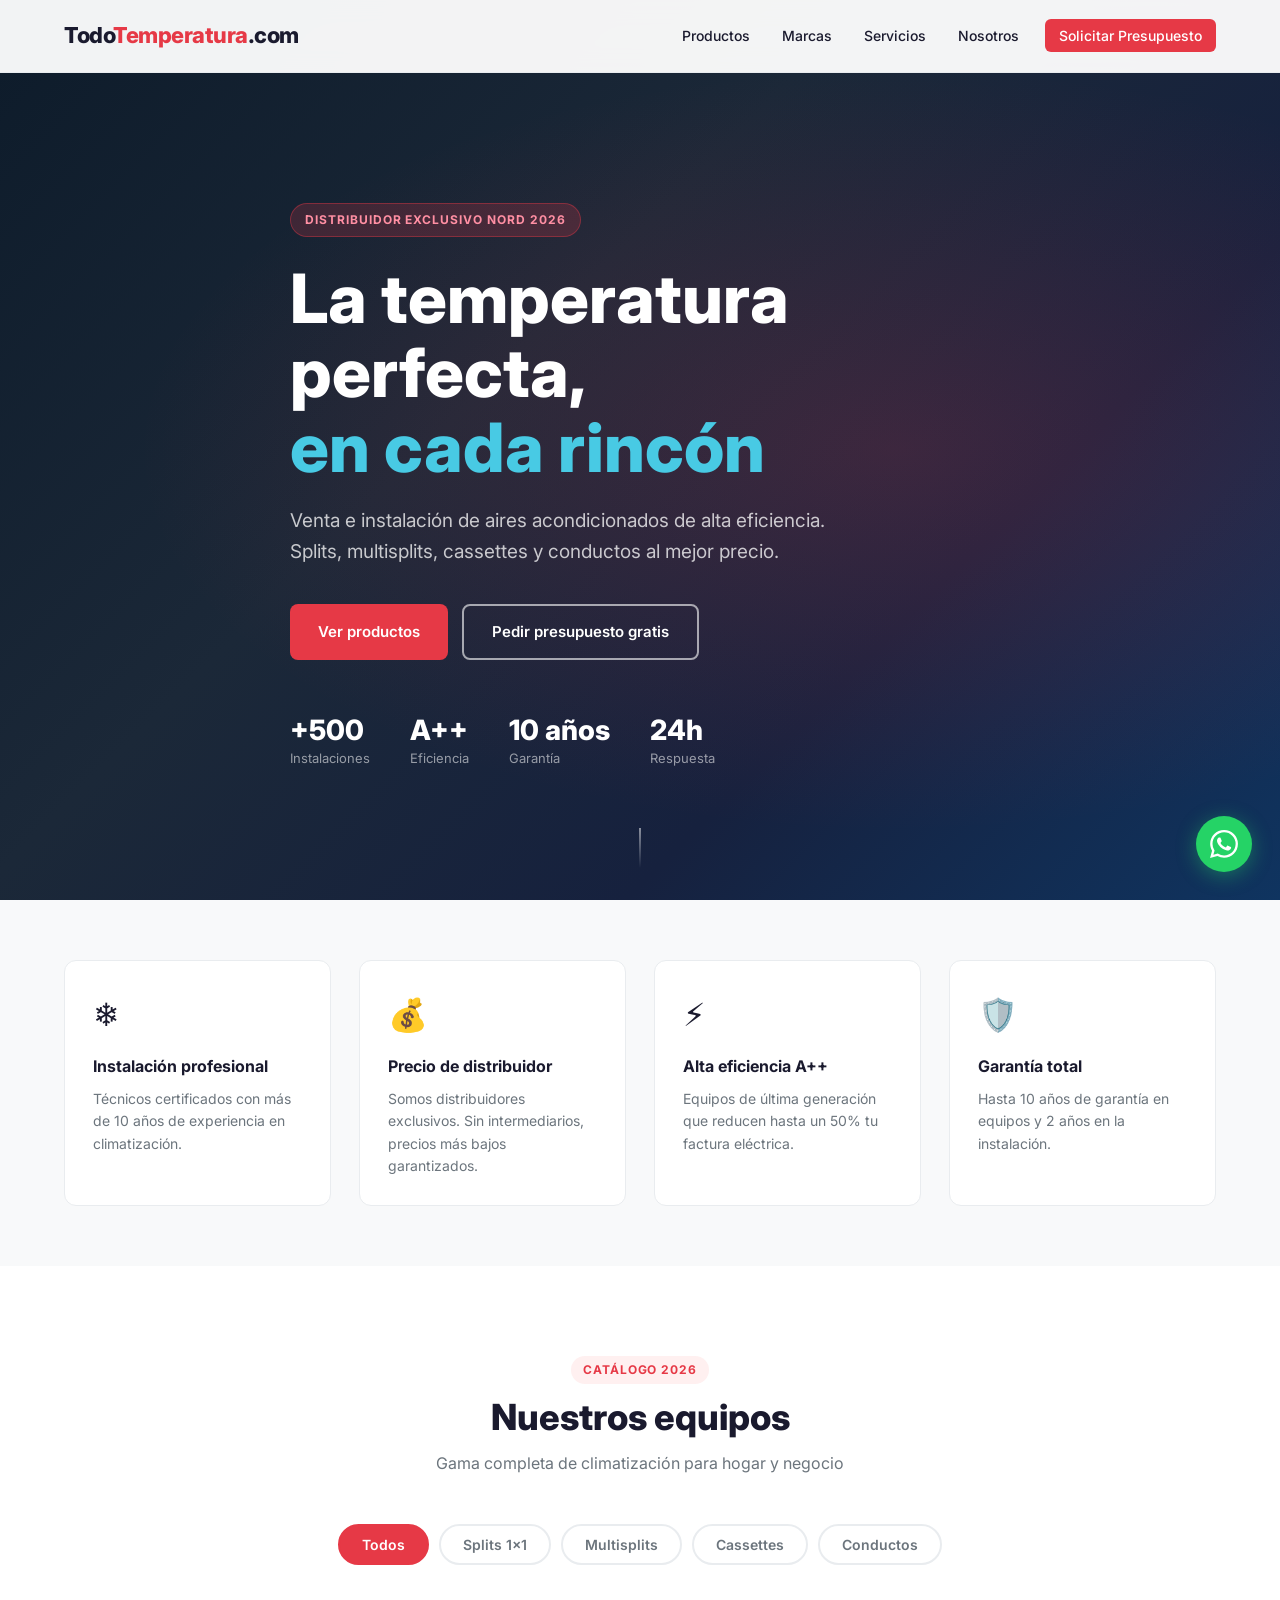
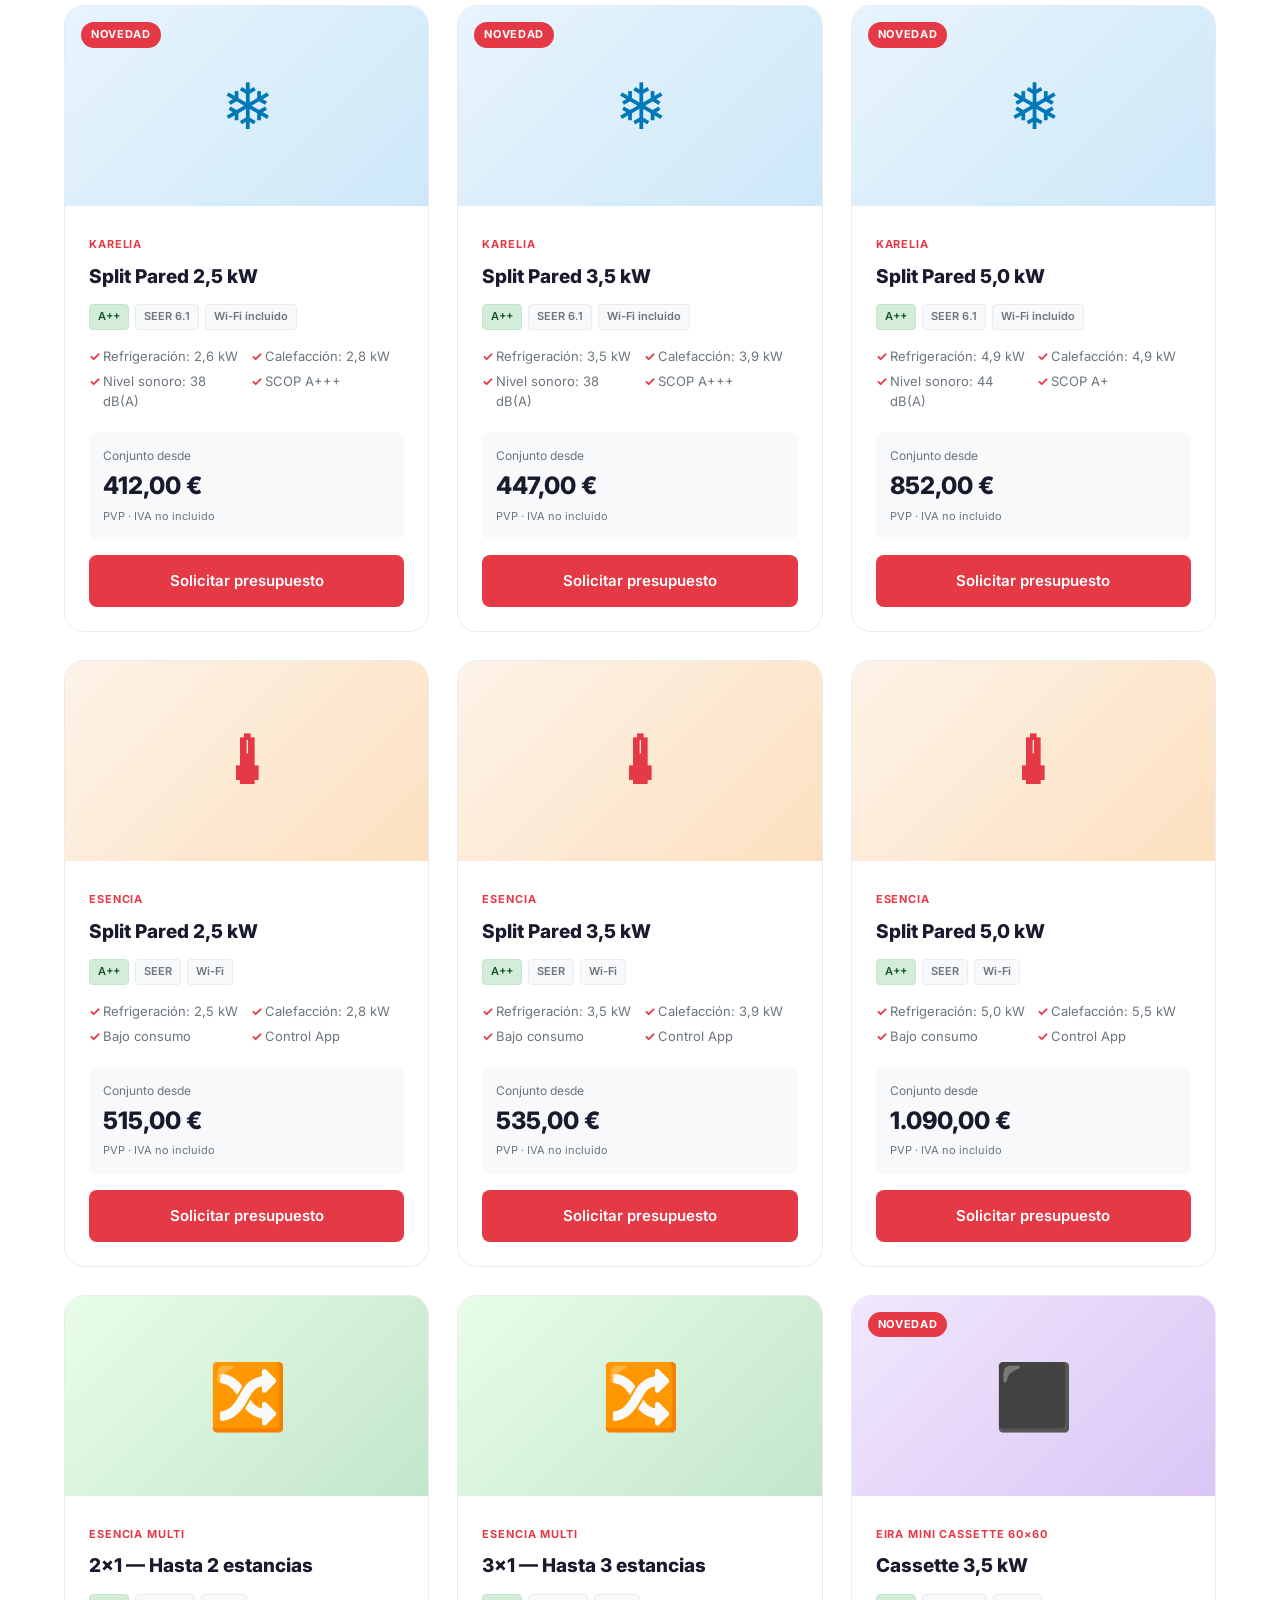
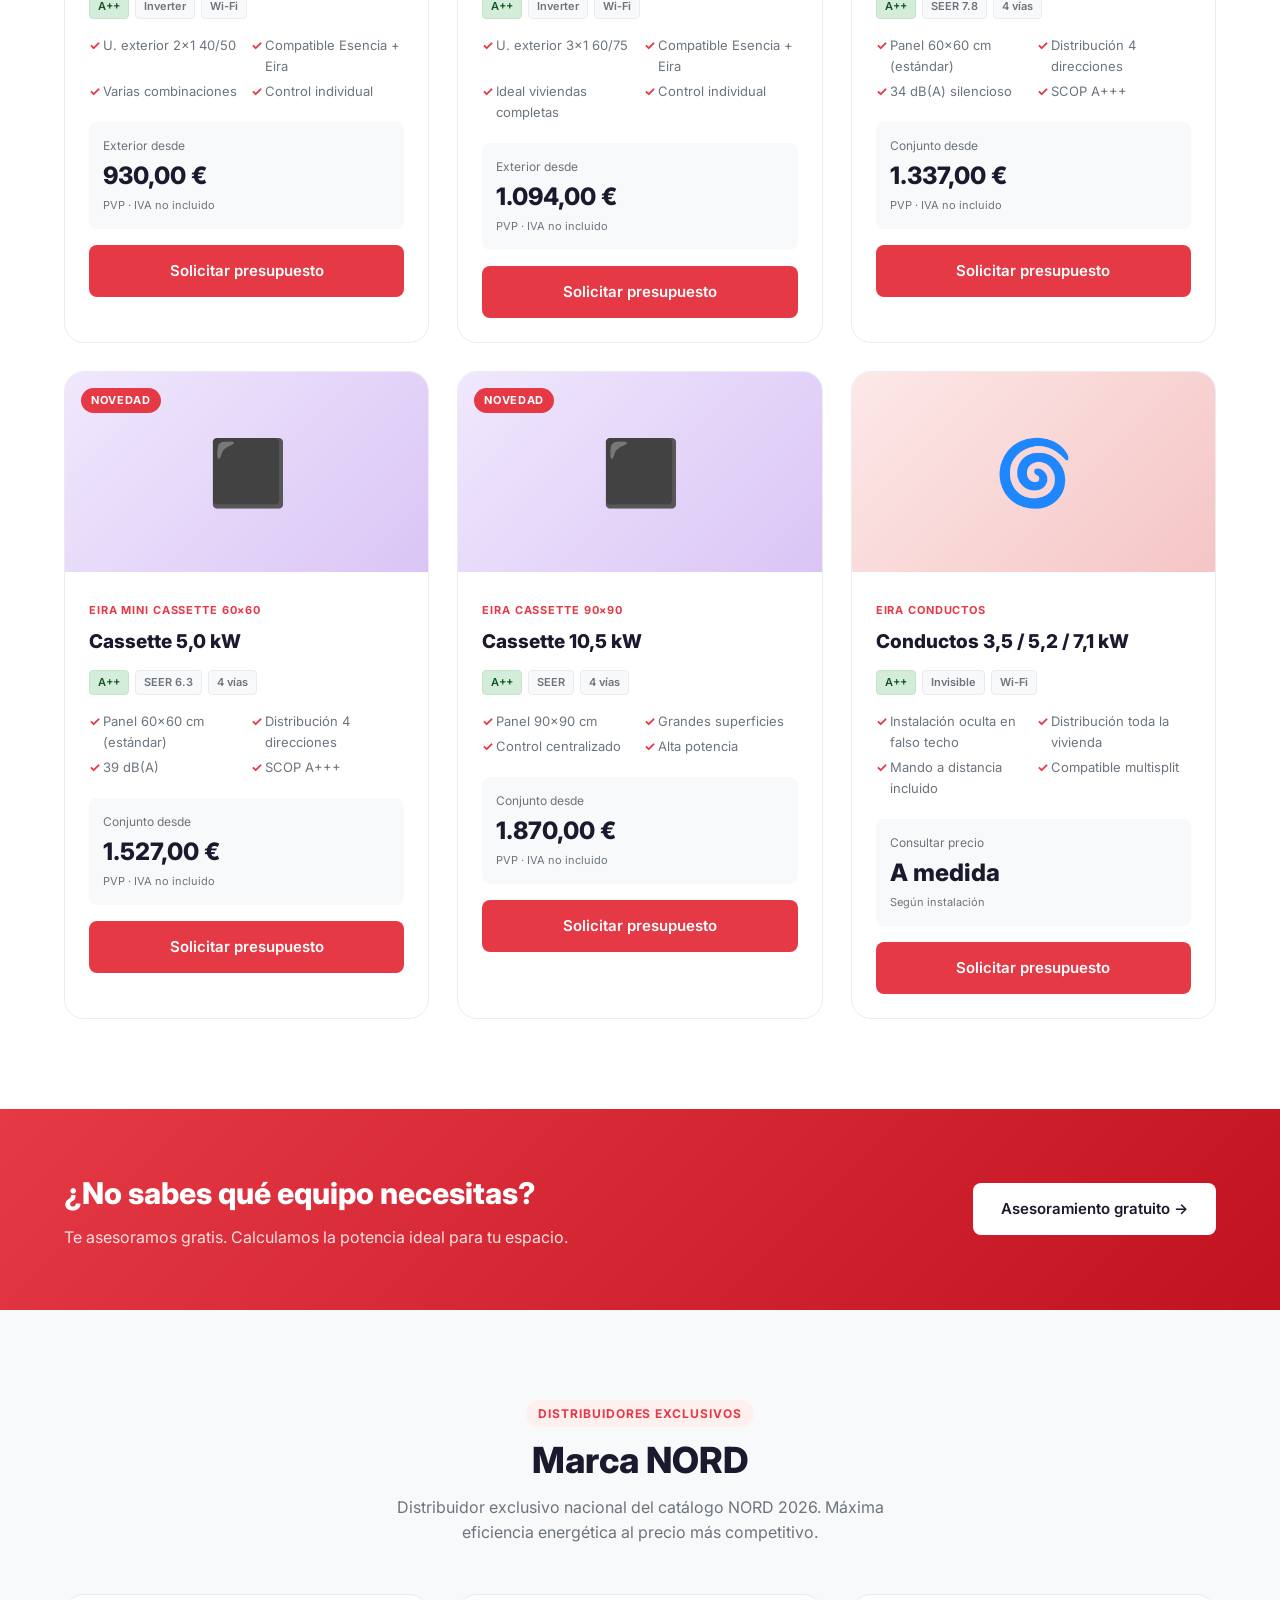
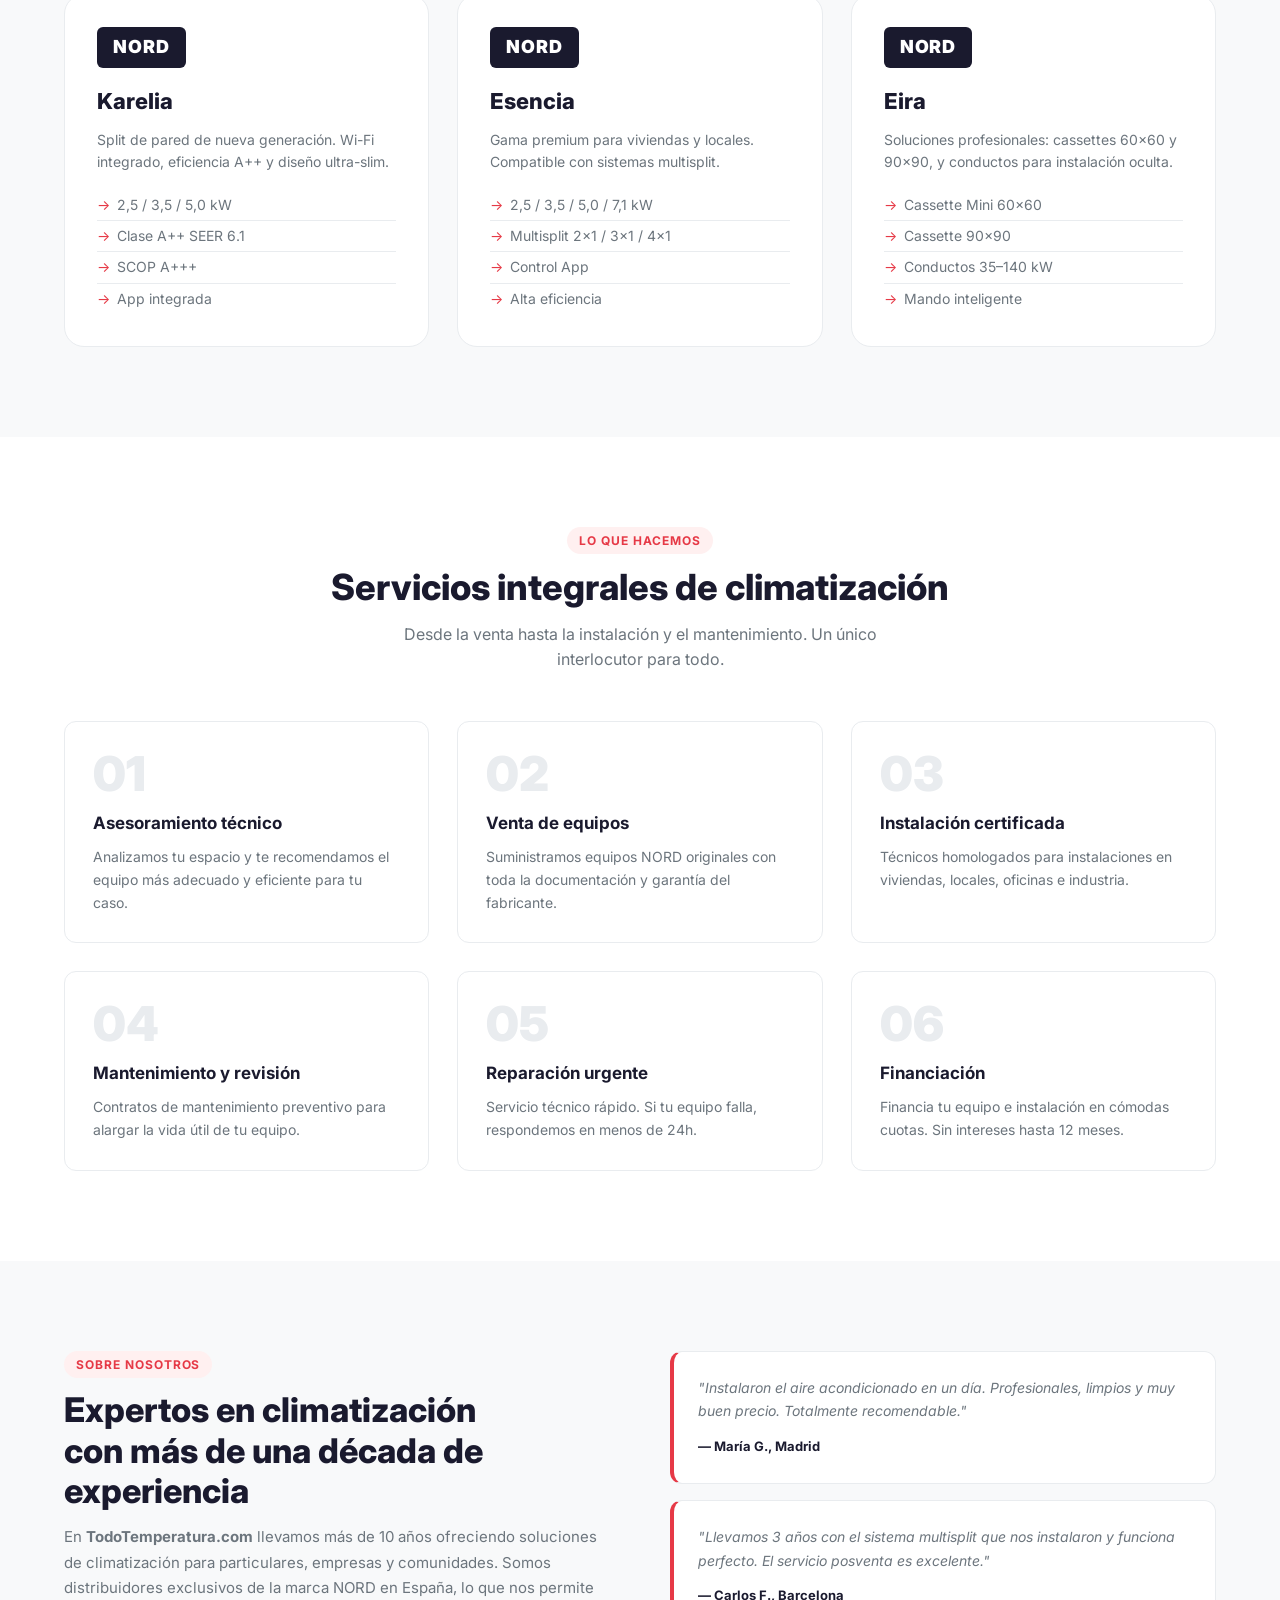
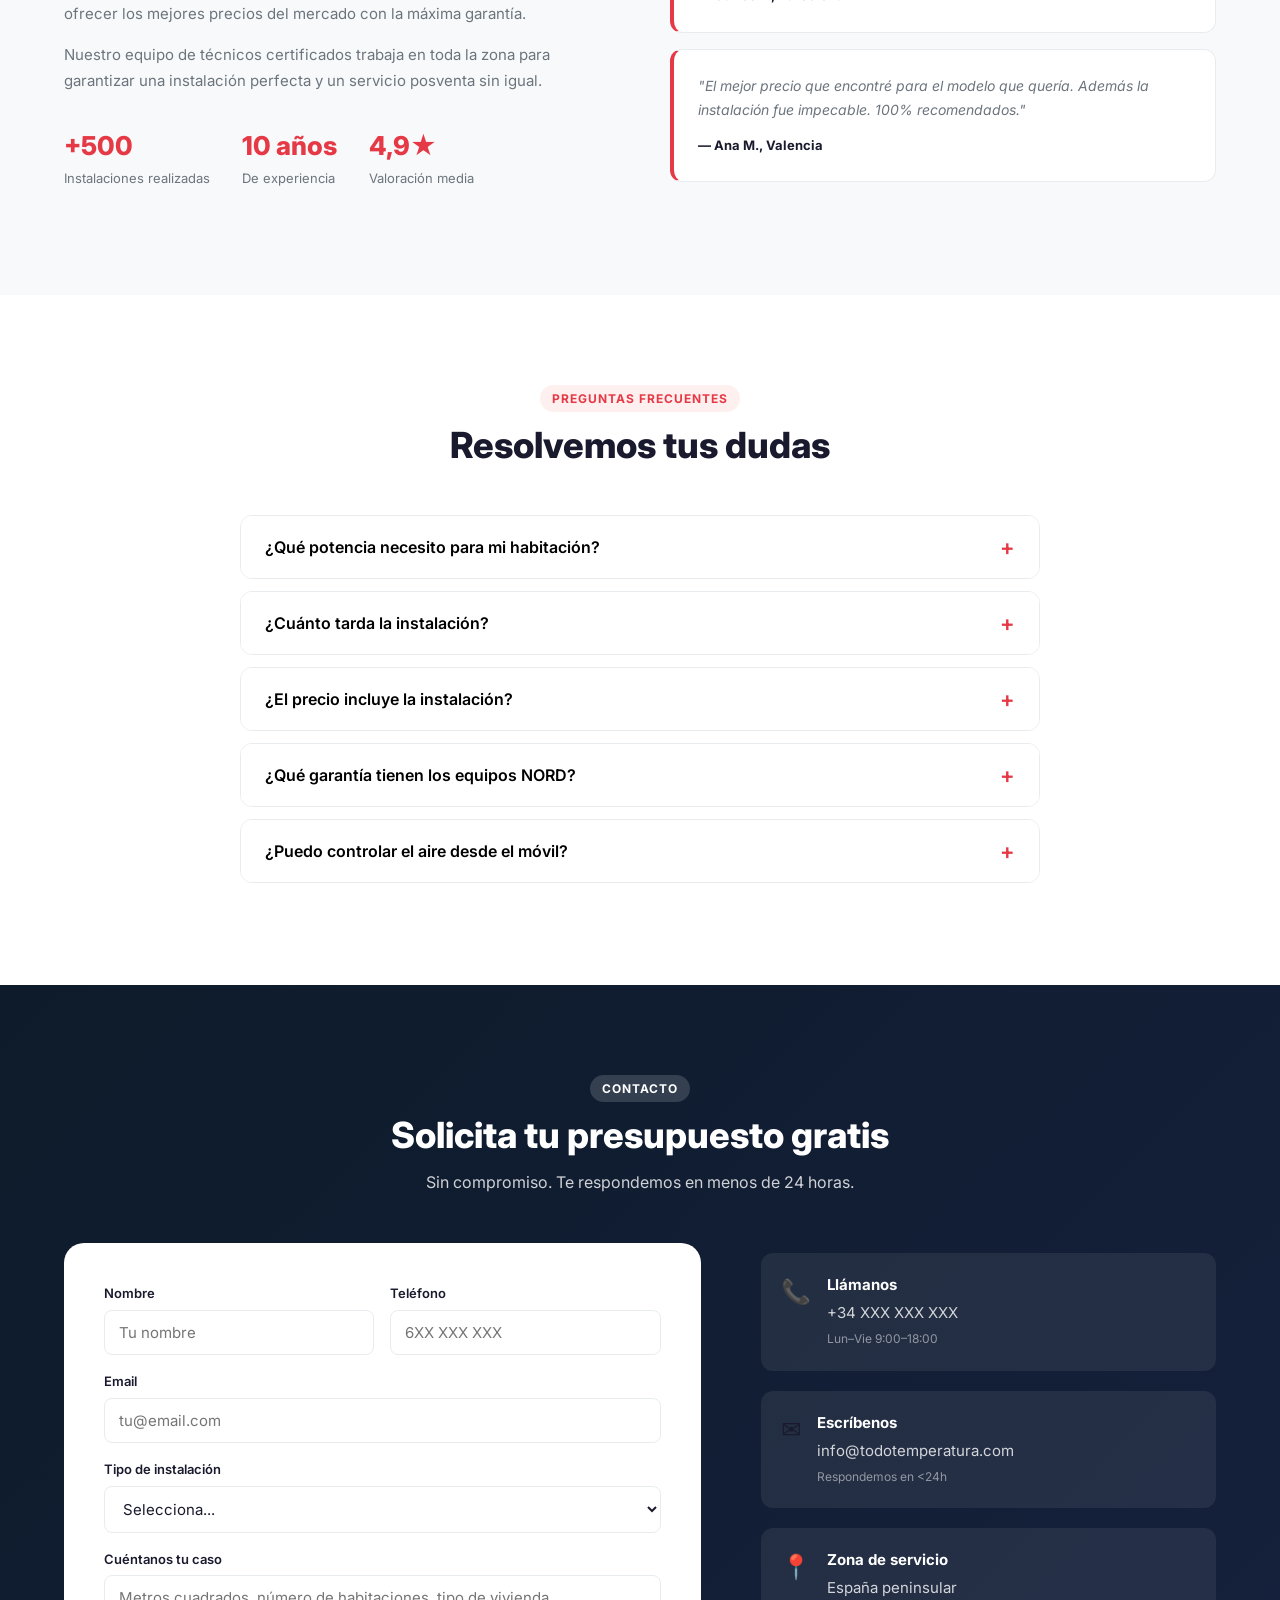
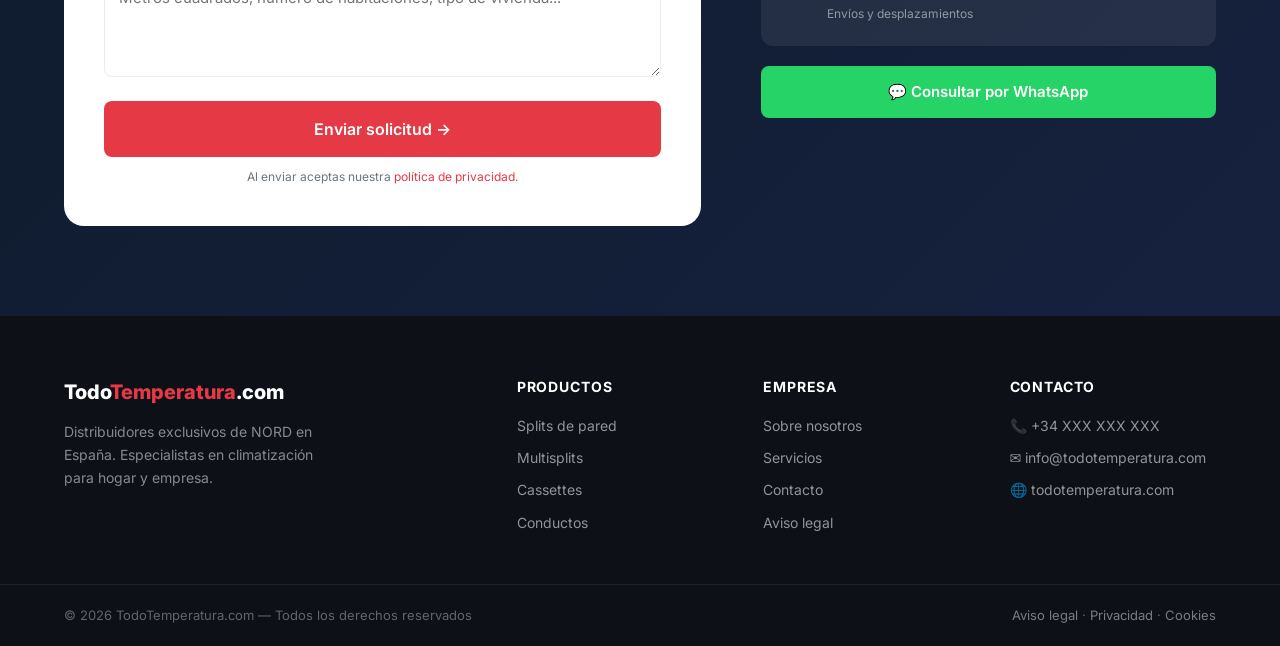
<file: todotemperatura.html>
<!DOCTYPE html>
<html lang="es">
<head>
  <meta charset="UTF-8" />
  <meta name="viewport" content="width=device-width, initial-scale=1.0" />
  <title>TodoTemperatura.com | Aire Acondicionado y Climatización</title>
  <meta name="description" content="Especialistas en aire acondicionado, climatización y calefacción. Venta e instalación de splits, multisplits y sistemas de conductos. Precios directos de distribuidor." />
  <link rel="preconnect" href="https://fonts.googleapis.com" />
  <link rel="preconnect" href="https://fonts.gstatic.com" crossorigin />
  <link href="https://fonts.googleapis.com/css2?family=Inter:wght@300;400;500;600;700;800&display=swap" rel="stylesheet" />
<style>
/* ===== RESET & BASE ===== */
*, *::before, *::after { box-sizing: border-box; margin: 0; padding: 0; }
html { scroll-behavior: smooth; font-size: 16px; }
body { font-family: 'Inter', system-ui, sans-serif; color: #1a1a2e; background: #fff; line-height: 1.6; }
img { max-width: 100%; display: block; }
a { text-decoration: none; color: inherit; }
ul { list-style: none; }
button { cursor: pointer; border: none; background: none; font-family: inherit; }

/* ===== VARIABLES ===== */
:root {
  --primary: #e63946;
  --primary-dark: #c1121f;
  --secondary: #0077b6;
  --accent: #48cae4;
  --dark: #1a1a2e;
  --gray: #6c757d;
  --light: #f8f9fa;
  --border: #e9ecef;
  --shadow: 0 4px 24px rgba(0,0,0,.08);
  --shadow-lg: 0 8px 40px rgba(0,0,0,.12);
  --radius: 12px;
  --radius-lg: 20px;
  --container: 1200px;
}

/* ===== CONTAINER ===== */
.container { max-width: var(--container); margin: 0 auto; padding: 0 24px; }

/* ===== BUTTONS ===== */
.btn {
  display: inline-flex; align-items: center; justify-content: center;
  padding: 14px 28px; border-radius: 8px; font-weight: 600; font-size: 15px;
  transition: all .2s; gap: 8px; white-space: nowrap;
}
.btn--primary { background: var(--primary); color: #fff; }
.btn--primary:hover { background: var(--primary-dark); transform: translateY(-1px); }
.btn--outline { border: 2px solid rgba(255,255,255,.6); color: #fff; }
.btn--outline:hover { background: rgba(255,255,255,.15); }
.btn--white { background: #fff; color: var(--dark); }
.btn--white:hover { background: #f0f0f0; }
.btn--full { width: 100%; }
.btn--lg { padding: 18px 32px; font-size: 16px; }
.btn--whatsapp { background: #25d366; color: #fff; border-radius: 8px; padding: 14px 24px; font-weight: 600; width: 100%; justify-content: center; }
.btn--whatsapp:hover { background: #1da851; }

/* ===== SECTION UTILS ===== */
.section-badge {
  display: inline-block; background: #fff0f0; color: var(--primary);
  font-size: 12px; font-weight: 700; letter-spacing: .08em; text-transform: uppercase;
  padding: 4px 12px; border-radius: 20px; margin-bottom: 12px;
}
.section-badge--light { background: rgba(255,255,255,.15); color: #fff; }
.section-header { text-align: center; margin-bottom: 48px; }
.section-title { font-size: clamp(26px, 4vw, 36px); font-weight: 800; line-height: 1.2; margin-bottom: 12px; }
.section-title--light { color: #fff; }
.section-sub { color: var(--gray); font-size: 16px; max-width: 560px; margin: 0 auto; }
.section-sub--light { color: rgba(255,255,255,.8); }

/* ===== HEADER ===== */
.header {
  position: fixed; top: 0; left: 0; right: 0; z-index: 100;
  background: rgba(255,255,255,.95); backdrop-filter: blur(12px);
  border-bottom: 1px solid var(--border);
  transition: box-shadow .3s;
}
.header.scrolled { box-shadow: var(--shadow); }
.header__inner { display: flex; align-items: center; justify-content: space-between; height: 72px; }
.logo__img { height: 44px; width: auto; }
.logo__text { font-size: 22px; font-weight: 800; color: var(--dark); letter-spacing: -.5px; }
.logo__text span { color: var(--primary); }
.nav__list { display: flex; align-items: center; gap: 4px; }
.nav__link { padding: 8px 14px; border-radius: 6px; font-size: 14px; font-weight: 500; color: var(--dark); transition: all .2s; }
.nav__link:hover { color: var(--primary); background: #fff0f0; }
.nav__link--cta { background: var(--primary); color: #fff; margin-left: 8px; }
.nav__link--cta:hover { background: var(--primary-dark); }
.hamburger { display: none; flex-direction: column; gap: 5px; width: 36px; height: 36px; justify-content: center; align-items: center; }
.hamburger span { display: block; width: 22px; height: 2px; background: var(--dark); border-radius: 2px; transition: all .3s; }

/* ===== HERO ===== */
.hero {
  position: relative; min-height: 100vh; display: flex; align-items: center;
  overflow: hidden; padding-top: 72px;
}
.hero__bg {
  position: absolute; inset: 0;
  background: linear-gradient(135deg, #0d1b2a 0%, #1b2838 40%, #16213e 70%, #0f3460 100%);
}
.hero__bg::after {
  content: ''; position: absolute; inset: 0;
  background: radial-gradient(ellipse at 70% 50%, rgba(230,57,70,.18) 0%, transparent 60%);
}
.hero__content { position: relative; z-index: 1; padding: 80px 0; }
.hero__badge {
  display: inline-block; background: rgba(230,57,70,.2); border: 1px solid rgba(230,57,70,.4);
  color: #ff8fa3; font-size: 12px; font-weight: 700; letter-spacing: .08em;
  text-transform: uppercase; padding: 6px 14px; border-radius: 20px; margin-bottom: 24px;
}
.hero__title {
  font-size: clamp(36px, 6vw, 68px); font-weight: 800; color: #fff; line-height: 1.1;
  margin-bottom: 20px; max-width: 700px;
}
.hero__title span { color: var(--accent); }
.hero__sub { color: rgba(255,255,255,.75); font-size: clamp(16px, 2vw, 19px); margin-bottom: 36px; max-width: 560px; line-height: 1.65; }
.hero__actions { display: flex; gap: 14px; flex-wrap: wrap; margin-bottom: 56px; }
.hero__stats { display: flex; gap: 40px; flex-wrap: wrap; }
.stat { display: flex; flex-direction: column; }
.stat__num { font-size: 28px; font-weight: 800; color: #fff; line-height: 1; }
.stat__label { font-size: 13px; color: rgba(255,255,255,.55); margin-top: 4px; }
.hero__scroll { position: absolute; bottom: 32px; left: 50%; transform: translateX(-50%); }
.hero__scroll span {
  display: block; width: 2px; height: 40px;
  background: linear-gradient(to bottom, rgba(255,255,255,.5), transparent);
  margin: 0 auto;
  animation: scrollAnim 2s ease-in-out infinite;
}
@keyframes scrollAnim { 0%, 100% { opacity: 0.5; transform: scaleY(1); } 50% { opacity: 1; transform: scaleY(1.2); } }

/* ===== VENTAJAS ===== */
.ventajas { padding: 60px 0; background: var(--light); }
.ventajas__grid { display: grid; grid-template-columns: repeat(auto-fit, minmax(220px, 1fr)); gap: 28px; }
.ventaja { background: #fff; border-radius: var(--radius); padding: 28px; border: 1px solid var(--border); transition: box-shadow .2s; }
.ventaja:hover { box-shadow: var(--shadow); }
.ventaja__icon { font-size: 32px; margin-bottom: 14px; }
.ventaja h3 { font-size: 16px; font-weight: 700; margin-bottom: 8px; }
.ventaja p { font-size: 14px; color: var(--gray); line-height: 1.6; }

/* ===== PRODUCTOS ===== */
.productos { padding: 90px 0; }
.filtros { display: flex; gap: 10px; flex-wrap: wrap; justify-content: center; margin-bottom: 40px; }
.filtro {
  padding: 10px 22px; border-radius: 30px; font-size: 14px; font-weight: 600;
  border: 2px solid var(--border); color: var(--gray); transition: all .2s;
}
.filtro:hover, .filtro.active { background: var(--primary); color: #fff; border-color: var(--primary); }
.productos__grid { display: grid; grid-template-columns: repeat(auto-fill, minmax(300px, 1fr)); gap: 28px; }
.producto-card {
  background: #fff; border: 1px solid var(--border); border-radius: var(--radius-lg);
  overflow: hidden; transition: all .25s; position: relative;
}
.producto-card:hover { box-shadow: var(--shadow-lg); transform: translateY(-4px); }
.producto-card.hidden { display: none; }
.producto-card__badge {
  position: absolute; top: 16px; left: 16px; z-index: 1;
  background: var(--primary); color: #fff; font-size: 11px; font-weight: 700;
  padding: 4px 10px; border-radius: 20px; letter-spacing: .06em;
}
.producto-card__img-wrap { height: 200px; display: flex; align-items: center; justify-content: center; overflow: hidden; }
/* Placeholder visuals per category using pure CSS */
.producto-card__img {
  width: 100%; height: 100%; display: flex; align-items: center; justify-content: center;
  font-size: 64px; font-weight: 900; letter-spacing: -2px;
}
.producto-card__img--split   { background: linear-gradient(135deg,#e8f4fd,#cde8f8); color: #0077b6; }
.producto-card__img--split::after   { content: '❄'; }
.producto-card__img--split2  { background: linear-gradient(135deg,#fdf3e8,#fce0c0); color: #e63946; }
.producto-card__img--split2::after  { content: '🌡'; }
.producto-card__img--multi   { background: linear-gradient(135deg,#e8fde8,#c3e6cb); color: #2d6a4f; }
.producto-card__img--multi::after   { content: '🔀'; }
.producto-card__img--cassette{ background: linear-gradient(135deg,#f0e8fd,#dac5f5); color: #6c3fc4; }
.producto-card__img--cassette::after{ content: '⬛'; }
.producto-card__img--conductos{ background: linear-gradient(135deg,#fde8e8,#f5c5c5); color: #c1121f; }
.producto-card__img--conductos::after{ content: '🌀'; }
.producto-card__body { padding: 24px; }
.producto-card__serie { font-size: 11px; font-weight: 700; color: var(--primary); text-transform: uppercase; letter-spacing: .08em; }
.producto-card__name { font-size: 19px; font-weight: 800; margin: 6px 0 12px; }
.producto-card__tags { display: flex; gap: 6px; flex-wrap: wrap; margin-bottom: 16px; }
.tag { font-size: 11px; font-weight: 600; padding: 3px 8px; border-radius: 4px; background: var(--light); color: var(--gray); border: 1px solid var(--border); }
.tag--green { background: #d4edda; color: #155724; border-color: #c3e6cb; }
.producto-card__features { margin-bottom: 20px; display: grid; grid-template-columns: 1fr 1fr; gap: 4px 8px; }
.producto-card__features li { font-size: 13px; color: var(--gray); padding-left: 14px; position: relative; }
.producto-card__features li::before { content: '✓'; position: absolute; left: 0; color: var(--primary); font-weight: 700; }
.producto-card__precio { margin-bottom: 16px; padding: 14px; background: var(--light); border-radius: 8px; }
.precio__desde { display: block; font-size: 12px; color: var(--gray); margin-bottom: 2px; }
.precio__valor { display: block; font-size: 24px; font-weight: 800; color: var(--dark); }
.precio__iva { display: block; font-size: 11px; color: var(--gray); margin-top: 2px; }

/* ===== CTA BAND ===== */
.cta-band { background: linear-gradient(135deg, var(--primary), var(--primary-dark)); padding: 60px 0; }
.cta-band__inner { display: flex; align-items: center; justify-content: space-between; gap: 32px; flex-wrap: wrap; }
.cta-band__text h2 { font-size: clamp(22px, 3vw, 30px); font-weight: 800; color: #fff; margin-bottom: 8px; }
.cta-band__text p { color: rgba(255,255,255,.85); font-size: 16px; }

/* ===== MARCAS ===== */
.marcas { padding: 90px 0; background: var(--light); }
.marcas__cards { display: grid; grid-template-columns: repeat(auto-fit, minmax(280px, 1fr)); gap: 28px; }
.marca-card { background: #fff; border-radius: var(--radius-lg); padding: 32px; border: 1px solid var(--border); transition: box-shadow .2s; }
.marca-card:hover { box-shadow: var(--shadow); }
.marca-card__logo { display: inline-block; background: var(--dark); color: #fff; font-weight: 900; font-size: 18px; padding: 6px 16px; border-radius: 6px; margin-bottom: 16px; letter-spacing: .05em; }
.marca-card h3 { font-size: 22px; font-weight: 800; margin-bottom: 10px; }
.marca-card p { color: var(--gray); font-size: 14px; margin-bottom: 16px; line-height: 1.6; }
.marca-card ul li { font-size: 14px; color: var(--gray); padding: 4px 0 4px 20px; position: relative; border-bottom: 1px solid var(--border); }
.marca-card ul li:last-child { border: none; }
.marca-card ul li::before { content: '→'; position: absolute; left: 0; color: var(--primary); }

/* ===== SERVICIOS ===== */
.servicios { padding: 90px 0; }
.servicios__grid { display: grid; grid-template-columns: repeat(auto-fit, minmax(280px, 1fr)); gap: 28px; }
.servicio { padding: 28px; border-radius: var(--radius); border: 1px solid var(--border); transition: all .2s; position: relative; overflow: hidden; }
.servicio:hover { border-color: var(--primary); box-shadow: var(--shadow); }
.servicio:hover .servicio__num { color: var(--primary); }
.servicio__num { font-size: 48px; font-weight: 900; color: var(--border); line-height: 1; margin-bottom: 12px; transition: color .2s; }
.servicio h3 { font-size: 17px; font-weight: 700; margin-bottom: 8px; }
.servicio p { font-size: 14px; color: var(--gray); line-height: 1.65; }

/* ===== NOSOTROS ===== */
.nosotros { padding: 90px 0; background: var(--light); }
.nosotros__inner { display: grid; grid-template-columns: 1fr 1fr; gap: 60px; align-items: start; }
.nosotros__text .section-badge { margin-bottom: 12px; }
.nosotros__text .section-title { text-align: left; font-size: clamp(24px, 3.5vw, 34px); }
.nosotros__text p { color: var(--gray); margin-bottom: 16px; font-size: 15px; line-height: 1.7; }
.nosotros__nums { display: flex; gap: 32px; margin-top: 32px; }
.nos-num span { display: block; font-size: 26px; font-weight: 800; color: var(--primary); }
.nos-num p { font-size: 13px; color: var(--gray); }
.nosotros__card-wrap { display: flex; flex-direction: column; gap: 16px; }
.nosotros__card { background: #fff; border-radius: var(--radius); padding: 24px; border: 1px solid var(--border); border-left: 4px solid var(--primary); }
.nosotros__card p { color: var(--gray); font-size: 14px; line-height: 1.7; font-style: italic; margin-bottom: 10px; }
.nosotros__card strong { font-size: 13px; color: var(--dark); }

/* ===== FAQ ===== */
.faq { padding: 90px 0; }
.faq__list { max-width: 800px; margin: 0 auto; }
.faq__item { border: 1px solid var(--border); border-radius: var(--radius); margin-bottom: 12px; overflow: hidden; }
.faq__q {
  width: 100%; text-align: left; padding: 20px 24px; font-size: 16px; font-weight: 600;
  display: flex; justify-content: space-between; align-items: center; gap: 12px;
  background: #fff; transition: background .2s;
}
.faq__q:hover { background: var(--light); }
.faq__q span { font-size: 22px; color: var(--primary); flex-shrink: 0; transition: transform .3s; line-height: 1; }
.faq__item.open .faq__q span { transform: rotate(45deg); }
.faq__a { display: none; padding: 0 24px 20px; }
.faq__item.open .faq__a { display: block; }
.faq__a p { color: var(--gray); font-size: 15px; line-height: 1.7; }

/* ===== CONTACTO ===== */
.contacto { padding: 90px 0; background: linear-gradient(135deg, #0d1b2a, #16213e); }
.contacto__inner { display: grid; grid-template-columns: 1.4fr 1fr; gap: 60px; align-items: start; }
.contacto__form { background: #fff; border-radius: var(--radius-lg); padding: 40px; }
.form-row { display: grid; grid-template-columns: 1fr 1fr; gap: 16px; }
.form-group { margin-bottom: 16px; }
.form-group label { display: block; font-size: 13px; font-weight: 600; margin-bottom: 6px; color: var(--dark); }
.form-group input, .form-group select, .form-group textarea {
  width: 100%; padding: 12px 14px; border: 1.5px solid var(--border);
  border-radius: 8px; font-size: 15px; font-family: inherit;
  color: var(--dark); background: #fff; transition: border-color .2s; outline: none;
}
.form-group input:focus, .form-group select:focus, .form-group textarea:focus { border-color: var(--primary); }
.form-group textarea { resize: vertical; }
.form__legal { text-align: center; font-size: 12px; color: var(--gray); margin-top: 10px; }
.form__legal a { color: var(--primary); }
.contacto__info { display: flex; flex-direction: column; gap: 20px; padding-top: 10px; }
.info-block { display: flex; align-items: flex-start; gap: 16px; background: rgba(255,255,255,.07); border-radius: var(--radius); padding: 20px; }
.info-block__icon { font-size: 24px; flex-shrink: 0; }
.info-block strong { color: #fff; display: block; font-size: 15px; margin-bottom: 4px; }
.info-block p { color: rgba(255,255,255,.8); font-size: 15px; }
.info-block small { color: rgba(255,255,255,.5); font-size: 12px; }
.info-block--whatsapp { background: none; padding: 0; }

/* ===== FOOTER ===== */
.footer { background: #0d1117; padding: 60px 0 0; }
.footer__inner { display: grid; grid-template-columns: 2fr 1fr 1fr 1fr; gap: 40px; padding-bottom: 40px; }
.footer__brand__name { font-size: 20px; font-weight: 800; color: #fff; margin-bottom: 12px; }
.footer__brand__name span { color: var(--primary); }
.footer__brand p { color: rgba(255,255,255,.5); font-size: 14px; line-height: 1.65; max-width: 280px; }
.footer__links h4 { color: #fff; font-size: 14px; font-weight: 700; margin-bottom: 16px; text-transform: uppercase; letter-spacing: .06em; }
.footer__links ul li { margin-bottom: 10px; }
.footer__links ul li a { color: rgba(255,255,255,.55); font-size: 14px; transition: color .2s; }
.footer__links ul li a:hover { color: var(--accent); }
.footer__links ul li { color: rgba(255,255,255,.55); font-size: 14px; }
.footer__bottom { border-top: 1px solid rgba(255,255,255,.08); padding: 20px 0; }
.footer__bottom .container { display: flex; justify-content: space-between; align-items: center; flex-wrap: wrap; gap: 8px; }
.footer__bottom p { color: rgba(255,255,255,.35); font-size: 13px; }
.footer__bottom a { color: rgba(255,255,255,.45); }
.footer__bottom a:hover { color: var(--accent); }

/* ===== WHATSAPP FLOAT ===== */
.whatsapp-float {
  position: fixed; bottom: 28px; right: 28px; z-index: 99;
  width: 56px; height: 56px; background: #25d366; border-radius: 50%;
  display: flex; align-items: center; justify-content: center;
  box-shadow: 0 4px 20px rgba(37,211,102,.4);
  transition: transform .2s, box-shadow .2s;
  animation: waPulse 2.5s ease-in-out infinite;
}
.whatsapp-float:hover { transform: scale(1.1); box-shadow: 0 6px 28px rgba(37,211,102,.55); animation: none; }
.whatsapp-float svg { width: 28px; height: 28px; color: #fff; }
@keyframes waPulse { 0%, 100% { box-shadow: 0 4px 20px rgba(37,211,102,.4); } 50% { box-shadow: 0 4px 32px rgba(37,211,102,.7); } }

/* ===== RESPONSIVE ===== */
@media (max-width: 992px) {
  .nosotros__inner { grid-template-columns: 1fr; }
  .contacto__inner { grid-template-columns: 1fr; }
  .footer__inner { grid-template-columns: 1fr 1fr; }
}
@media (max-width: 768px) {
  .nav { display: none; position: fixed; inset: 72px 0 0; background: #fff; padding: 24px; z-index: 99; overflow-y: auto; }
  .nav.open { display: flex; flex-direction: column; }
  .nav__list { flex-direction: column; gap: 8px; }
  .nav__link { padding: 14px 18px; font-size: 16px; }
  .nav__link--cta { margin-left: 0; }
  .hamburger { display: flex; }
  .hero__stats { gap: 24px; }
  .cta-band__inner { flex-direction: column; text-align: center; }
  .footer__inner { grid-template-columns: 1fr; }
  .form-row { grid-template-columns: 1fr; }
  .nosotros__nums { flex-wrap: wrap; gap: 20px; }
}
@media (max-width: 480px) {
  .hero__actions { flex-direction: column; }
  .hero__actions .btn { width: 100%; text-align: center; }
  .productos__grid { grid-template-columns: 1fr; }
}
</style>
</head>
<body>

<!-- HEADER -->
<header class="header" id="header">
  <div class="container header__inner">
    <a href="#" class="logo">
      <!-- Si tienes logo.png en la misma carpeta, cambia esto: -->
      <!-- <img src="logo.png" alt="TodoTemperatura.com" class="logo__img" /> -->
      <span class="logo__text">Todo<span>Temperatura</span>.com</span>
    </a>
    <nav class="nav" id="nav">
      <ul class="nav__list">
        <li><a href="#productos" class="nav__link">Productos</a></li>
        <li><a href="#marcas" class="nav__link">Marcas</a></li>
        <li><a href="#servicios" class="nav__link">Servicios</a></li>
        <li><a href="#nosotros" class="nav__link">Nosotros</a></li>
        <li><a href="#contacto" class="nav__link nav__link--cta">Solicitar Presupuesto</a></li>
      </ul>
    </nav>
    <button class="hamburger" id="hamburger" aria-label="Menú">
      <span></span><span></span><span></span>
    </button>
  </div>
</header>

<!-- HERO -->
<section class="hero">
  <div class="hero__bg"></div>
  <div class="container hero__content">
    <span class="hero__badge">Distribuidor Exclusivo NORD 2026</span>
    <h1 class="hero__title">La temperatura perfecta,<br /><span>en cada rincón</span></h1>
    <p class="hero__sub">Venta e instalación de aires acondicionados de alta eficiencia.<br />Splits, multisplits, cassettes y conductos al mejor precio.</p>
    <div class="hero__actions">
      <a href="#productos" class="btn btn--primary">Ver productos</a>
      <a href="#contacto" class="btn btn--outline">Pedir presupuesto gratis</a>
    </div>
    <div class="hero__stats">
      <div class="stat"><span class="stat__num">+500</span><span class="stat__label">Instalaciones</span></div>
      <div class="stat"><span class="stat__num">A++</span><span class="stat__label">Eficiencia</span></div>
      <div class="stat"><span class="stat__num">10 años</span><span class="stat__label">Garantía</span></div>
      <div class="stat"><span class="stat__num">24h</span><span class="stat__label">Respuesta</span></div>
    </div>
  </div>
  <div class="hero__scroll"><span></span></div>
</section>

<!-- VENTAJAS -->
<section class="ventajas">
  <div class="container">
    <div class="ventajas__grid">
      <div class="ventaja">
        <div class="ventaja__icon">❄️</div>
        <h3>Instalación profesional</h3>
        <p>Técnicos certificados con más de 10 años de experiencia en climatización.</p>
      </div>
      <div class="ventaja">
        <div class="ventaja__icon">💰</div>
        <h3>Precio de distribuidor</h3>
        <p>Somos distribuidores exclusivos. Sin intermediarios, precios más bajos garantizados.</p>
      </div>
      <div class="ventaja">
        <div class="ventaja__icon">⚡</div>
        <h3>Alta eficiencia A++</h3>
        <p>Equipos de última generación que reducen hasta un 50% tu factura eléctrica.</p>
      </div>
      <div class="ventaja">
        <div class="ventaja__icon">🛡️</div>
        <h3>Garantía total</h3>
        <p>Hasta 10 años de garantía en equipos y 2 años en la instalación.</p>
      </div>
    </div>
  </div>
</section>

<!-- PRODUCTOS -->
<section class="productos" id="productos">
  <div class="container">
    <div class="section-header">
      <span class="section-badge">Catálogo 2026</span>
      <h2 class="section-title">Nuestros equipos</h2>
      <p class="section-sub">Gama completa de climatización para hogar y negocio</p>
    </div>
    <div class="filtros">
      <button class="filtro active" data-filter="all">Todos</button>
      <button class="filtro" data-filter="split">Splits 1x1</button>
      <button class="filtro" data-filter="multi">Multisplits</button>
      <button class="filtro" data-filter="cassette">Cassettes</button>
      <button class="filtro" data-filter="conductos">Conductos</button>
    </div>
    <div class="productos__grid">

      <article class="producto-card" data-category="split">
        <div class="producto-card__badge">NOVEDAD</div>
        <div class="producto-card__img-wrap"><div class="producto-card__img producto-card__img--split"></div></div>
        <div class="producto-card__body">
          <span class="producto-card__serie">KARELIA</span>
          <h3 class="producto-card__name">Split Pared 2,5 kW</h3>
          <div class="producto-card__tags">
            <span class="tag tag--green">A++</span><span class="tag">SEER 6.1</span><span class="tag">Wi-Fi incluido</span>
          </div>
          <ul class="producto-card__features">
            <li>Refrigeración: 2,6 kW</li><li>Calefacción: 2,8 kW</li>
            <li>Nivel sonoro: 38 dB(A)</li><li>SCOP A+++</li>
          </ul>
          <div class="producto-card__precio">
            <span class="precio__desde">Conjunto desde</span>
            <span class="precio__valor">412,00 €</span>
            <span class="precio__iva">PVP · IVA no incluido</span>
          </div>
          <a href="#contacto" class="btn btn--primary btn--full">Solicitar presupuesto</a>
        </div>
      </article>

      <article class="producto-card" data-category="split">
        <div class="producto-card__badge">NOVEDAD</div>
        <div class="producto-card__img-wrap"><div class="producto-card__img producto-card__img--split"></div></div>
        <div class="producto-card__body">
          <span class="producto-card__serie">KARELIA</span>
          <h3 class="producto-card__name">Split Pared 3,5 kW</h3>
          <div class="producto-card__tags">
            <span class="tag tag--green">A++</span><span class="tag">SEER 6.1</span><span class="tag">Wi-Fi incluido</span>
          </div>
          <ul class="producto-card__features">
            <li>Refrigeración: 3,5 kW</li><li>Calefacción: 3,9 kW</li>
            <li>Nivel sonoro: 38 dB(A)</li><li>SCOP A+++</li>
          </ul>
          <div class="producto-card__precio">
            <span class="precio__desde">Conjunto desde</span>
            <span class="precio__valor">447,00 €</span>
            <span class="precio__iva">PVP · IVA no incluido</span>
          </div>
          <a href="#contacto" class="btn btn--primary btn--full">Solicitar presupuesto</a>
        </div>
      </article>

      <article class="producto-card" data-category="split">
        <div class="producto-card__badge">NOVEDAD</div>
        <div class="producto-card__img-wrap"><div class="producto-card__img producto-card__img--split"></div></div>
        <div class="producto-card__body">
          <span class="producto-card__serie">KARELIA</span>
          <h3 class="producto-card__name">Split Pared 5,0 kW</h3>
          <div class="producto-card__tags">
            <span class="tag tag--green">A++</span><span class="tag">SEER 6.1</span><span class="tag">Wi-Fi incluido</span>
          </div>
          <ul class="producto-card__features">
            <li>Refrigeración: 4,9 kW</li><li>Calefacción: 4,9 kW</li>
            <li>Nivel sonoro: 44 dB(A)</li><li>SCOP A+</li>
          </ul>
          <div class="producto-card__precio">
            <span class="precio__desde">Conjunto desde</span>
            <span class="precio__valor">852,00 €</span>
            <span class="precio__iva">PVP · IVA no incluido</span>
          </div>
          <a href="#contacto" class="btn btn--primary btn--full">Solicitar presupuesto</a>
        </div>
      </article>

      <article class="producto-card" data-category="split">
        <div class="producto-card__img-wrap"><div class="producto-card__img producto-card__img--split2"></div></div>
        <div class="producto-card__body">
          <span class="producto-card__serie">ESENCIA</span>
          <h3 class="producto-card__name">Split Pared 2,5 kW</h3>
          <div class="producto-card__tags">
            <span class="tag tag--green">A++</span><span class="tag">SEER</span><span class="tag">Wi-Fi</span>
          </div>
          <ul class="producto-card__features">
            <li>Refrigeración: 2,5 kW</li><li>Calefacción: 2,8 kW</li>
            <li>Bajo consumo</li><li>Control App</li>
          </ul>
          <div class="producto-card__precio">
            <span class="precio__desde">Conjunto desde</span>
            <span class="precio__valor">515,00 €</span>
            <span class="precio__iva">PVP · IVA no incluido</span>
          </div>
          <a href="#contacto" class="btn btn--primary btn--full">Solicitar presupuesto</a>
        </div>
      </article>

      <article class="producto-card" data-category="split">
        <div class="producto-card__img-wrap"><div class="producto-card__img producto-card__img--split2"></div></div>
        <div class="producto-card__body">
          <span class="producto-card__serie">ESENCIA</span>
          <h3 class="producto-card__name">Split Pared 3,5 kW</h3>
          <div class="producto-card__tags">
            <span class="tag tag--green">A++</span><span class="tag">SEER</span><span class="tag">Wi-Fi</span>
          </div>
          <ul class="producto-card__features">
            <li>Refrigeración: 3,5 kW</li><li>Calefacción: 3,9 kW</li>
            <li>Bajo consumo</li><li>Control App</li>
          </ul>
          <div class="producto-card__precio">
            <span class="precio__desde">Conjunto desde</span>
            <span class="precio__valor">535,00 €</span>
            <span class="precio__iva">PVP · IVA no incluido</span>
          </div>
          <a href="#contacto" class="btn btn--primary btn--full">Solicitar presupuesto</a>
        </div>
      </article>

      <article class="producto-card" data-category="split">
        <div class="producto-card__img-wrap"><div class="producto-card__img producto-card__img--split2"></div></div>
        <div class="producto-card__body">
          <span class="producto-card__serie">ESENCIA</span>
          <h3 class="producto-card__name">Split Pared 5,0 kW</h3>
          <div class="producto-card__tags">
            <span class="tag tag--green">A++</span><span class="tag">SEER</span><span class="tag">Wi-Fi</span>
          </div>
          <ul class="producto-card__features">
            <li>Refrigeración: 5,0 kW</li><li>Calefacción: 5,5 kW</li>
            <li>Bajo consumo</li><li>Control App</li>
          </ul>
          <div class="producto-card__precio">
            <span class="precio__desde">Conjunto desde</span>
            <span class="precio__valor">1.090,00 €</span>
            <span class="precio__iva">PVP · IVA no incluido</span>
          </div>
          <a href="#contacto" class="btn btn--primary btn--full">Solicitar presupuesto</a>
        </div>
      </article>

      <article class="producto-card" data-category="multi">
        <div class="producto-card__img-wrap"><div class="producto-card__img producto-card__img--multi"></div></div>
        <div class="producto-card__body">
          <span class="producto-card__serie">ESENCIA MULTI</span>
          <h3 class="producto-card__name">2×1 — Hasta 2 estancias</h3>
          <div class="producto-card__tags">
            <span class="tag tag--green">A++</span><span class="tag">Inverter</span><span class="tag">Wi-Fi</span>
          </div>
          <ul class="producto-card__features">
            <li>U. exterior 2×1 40/50</li><li>Compatible Esencia + Eira</li>
            <li>Varias combinaciones</li><li>Control individual</li>
          </ul>
          <div class="producto-card__precio">
            <span class="precio__desde">Exterior desde</span>
            <span class="precio__valor">930,00 €</span>
            <span class="precio__iva">PVP · IVA no incluido</span>
          </div>
          <a href="#contacto" class="btn btn--primary btn--full">Solicitar presupuesto</a>
        </div>
      </article>

      <article class="producto-card" data-category="multi">
        <div class="producto-card__img-wrap"><div class="producto-card__img producto-card__img--multi"></div></div>
        <div class="producto-card__body">
          <span class="producto-card__serie">ESENCIA MULTI</span>
          <h3 class="producto-card__name">3×1 — Hasta 3 estancias</h3>
          <div class="producto-card__tags">
            <span class="tag tag--green">A++</span><span class="tag">Inverter</span><span class="tag">Wi-Fi</span>
          </div>
          <ul class="producto-card__features">
            <li>U. exterior 3×1 60/75</li><li>Compatible Esencia + Eira</li>
            <li>Ideal viviendas completas</li><li>Control individual</li>
          </ul>
          <div class="producto-card__precio">
            <span class="precio__desde">Exterior desde</span>
            <span class="precio__valor">1.094,00 €</span>
            <span class="precio__iva">PVP · IVA no incluido</span>
          </div>
          <a href="#contacto" class="btn btn--primary btn--full">Solicitar presupuesto</a>
        </div>
      </article>

      <article class="producto-card" data-category="cassette">
        <div class="producto-card__badge">NOVEDAD</div>
        <div class="producto-card__img-wrap"><div class="producto-card__img producto-card__img--cassette"></div></div>
        <div class="producto-card__body">
          <span class="producto-card__serie">EIRA Mini Cassette 60×60</span>
          <h3 class="producto-card__name">Cassette 3,5 kW</h3>
          <div class="producto-card__tags">
            <span class="tag tag--green">A++</span><span class="tag">SEER 7.8</span><span class="tag">4 vías</span>
          </div>
          <ul class="producto-card__features">
            <li>Panel 60×60 cm (estándar)</li><li>Distribución 4 direcciones</li>
            <li>34 dB(A) silencioso</li><li>SCOP A+++</li>
          </ul>
          <div class="producto-card__precio">
            <span class="precio__desde">Conjunto desde</span>
            <span class="precio__valor">1.337,00 €</span>
            <span class="precio__iva">PVP · IVA no incluido</span>
          </div>
          <a href="#contacto" class="btn btn--primary btn--full">Solicitar presupuesto</a>
        </div>
      </article>

      <article class="producto-card" data-category="cassette">
        <div class="producto-card__badge">NOVEDAD</div>
        <div class="producto-card__img-wrap"><div class="producto-card__img producto-card__img--cassette"></div></div>
        <div class="producto-card__body">
          <span class="producto-card__serie">EIRA Mini Cassette 60×60</span>
          <h3 class="producto-card__name">Cassette 5,0 kW</h3>
          <div class="producto-card__tags">
            <span class="tag tag--green">A++</span><span class="tag">SEER 6.3</span><span class="tag">4 vías</span>
          </div>
          <ul class="producto-card__features">
            <li>Panel 60×60 cm (estándar)</li><li>Distribución 4 direcciones</li>
            <li>39 dB(A)</li><li>SCOP A+++</li>
          </ul>
          <div class="producto-card__precio">
            <span class="precio__desde">Conjunto desde</span>
            <span class="precio__valor">1.527,00 €</span>
            <span class="precio__iva">PVP · IVA no incluido</span>
          </div>
          <a href="#contacto" class="btn btn--primary btn--full">Solicitar presupuesto</a>
        </div>
      </article>

      <article class="producto-card" data-category="cassette">
        <div class="producto-card__badge">NOVEDAD</div>
        <div class="producto-card__img-wrap"><div class="producto-card__img producto-card__img--cassette"></div></div>
        <div class="producto-card__body">
          <span class="producto-card__serie">EIRA Cassette 90×90</span>
          <h3 class="producto-card__name">Cassette 10,5 kW</h3>
          <div class="producto-card__tags">
            <span class="tag tag--green">A++</span><span class="tag">SEER</span><span class="tag">4 vías</span>
          </div>
          <ul class="producto-card__features">
            <li>Panel 90×90 cm</li><li>Grandes superficies</li>
            <li>Control centralizado</li><li>Alta potencia</li>
          </ul>
          <div class="producto-card__precio">
            <span class="precio__desde">Conjunto desde</span>
            <span class="precio__valor">1.870,00 €</span>
            <span class="precio__iva">PVP · IVA no incluido</span>
          </div>
          <a href="#contacto" class="btn btn--primary btn--full">Solicitar presupuesto</a>
        </div>
      </article>

      <article class="producto-card" data-category="conductos">
        <div class="producto-card__img-wrap"><div class="producto-card__img producto-card__img--conductos"></div></div>
        <div class="producto-card__body">
          <span class="producto-card__serie">EIRA Conductos</span>
          <h3 class="producto-card__name">Conductos 3,5 / 5,2 / 7,1 kW</h3>
          <div class="producto-card__tags">
            <span class="tag tag--green">A++</span><span class="tag">Invisible</span><span class="tag">Wi-Fi</span>
          </div>
          <ul class="producto-card__features">
            <li>Instalación oculta en falso techo</li><li>Distribución toda la vivienda</li>
            <li>Mando a distancia incluido</li><li>Compatible multisplit</li>
          </ul>
          <div class="producto-card__precio">
            <span class="precio__desde">Consultar precio</span>
            <span class="precio__valor">A medida</span>
            <span class="precio__iva">Según instalación</span>
          </div>
          <a href="#contacto" class="btn btn--primary btn--full">Solicitar presupuesto</a>
        </div>
      </article>

    </div>
  </div>
</section>

<!-- CTA BAND -->
<section class="cta-band">
  <div class="container cta-band__inner">
    <div class="cta-band__text">
      <h2>¿No sabes qué equipo necesitas?</h2>
      <p>Te asesoramos gratis. Calculamos la potencia ideal para tu espacio.</p>
    </div>
    <a href="#contacto" class="btn btn--white">Asesoramiento gratuito →</a>
  </div>
</section>

<!-- MARCAS -->
<section class="marcas" id="marcas">
  <div class="container">
    <div class="section-header">
      <span class="section-badge">Distribuidores exclusivos</span>
      <h2 class="section-title">Marca NORD</h2>
      <p class="section-sub">Distribuidor exclusivo nacional del catálogo NORD 2026. Máxima eficiencia energética al precio más competitivo.</p>
    </div>
    <div class="marcas__cards">
      <div class="marca-card">
        <div class="marca-card__logo">NORD</div>
        <h3>Karelia</h3>
        <p>Split de pared de nueva generación. Wi-Fi integrado, eficiencia A++ y diseño ultra-slim.</p>
        <ul>
          <li>2,5 / 3,5 / 5,0 kW</li>
          <li>Clase A++ SEER 6.1</li>
          <li>SCOP A+++</li>
          <li>App integrada</li>
        </ul>
      </div>
      <div class="marca-card">
        <div class="marca-card__logo">NORD</div>
        <h3>Esencia</h3>
        <p>Gama premium para viviendas y locales. Compatible con sistemas multisplit.</p>
        <ul>
          <li>2,5 / 3,5 / 5,0 / 7,1 kW</li>
          <li>Multisplit 2×1 / 3×1 / 4×1</li>
          <li>Control App</li>
          <li>Alta eficiencia</li>
        </ul>
      </div>
      <div class="marca-card">
        <div class="marca-card__logo">NORD</div>
        <h3>Eira</h3>
        <p>Soluciones profesionales: cassettes 60×60 y 90×90, y conductos para instalación oculta.</p>
        <ul>
          <li>Cassette Mini 60×60</li>
          <li>Cassette 90×90</li>
          <li>Conductos 35–140 kW</li>
          <li>Mando inteligente</li>
        </ul>
      </div>
    </div>
  </div>
</section>

<!-- SERVICIOS -->
<section class="servicios" id="servicios">
  <div class="container">
    <div class="section-header">
      <span class="section-badge">Lo que hacemos</span>
      <h2 class="section-title">Servicios integrales de climatización</h2>
      <p class="section-sub">Desde la venta hasta la instalación y el mantenimiento. Un único interlocutor para todo.</p>
    </div>
    <div class="servicios__grid">
      <div class="servicio"><div class="servicio__num">01</div><h3>Asesoramiento técnico</h3><p>Analizamos tu espacio y te recomendamos el equipo más adecuado y eficiente para tu caso.</p></div>
      <div class="servicio"><div class="servicio__num">02</div><h3>Venta de equipos</h3><p>Suministramos equipos NORD originales con toda la documentación y garantía del fabricante.</p></div>
      <div class="servicio"><div class="servicio__num">03</div><h3>Instalación certificada</h3><p>Técnicos homologados para instalaciones en viviendas, locales, oficinas e industria.</p></div>
      <div class="servicio"><div class="servicio__num">04</div><h3>Mantenimiento y revisión</h3><p>Contratos de mantenimiento preventivo para alargar la vida útil de tu equipo.</p></div>
      <div class="servicio"><div class="servicio__num">05</div><h3>Reparación urgente</h3><p>Servicio técnico rápido. Si tu equipo falla, respondemos en menos de 24h.</p></div>
      <div class="servicio"><div class="servicio__num">06</div><h3>Financiación</h3><p>Financia tu equipo e instalación en cómodas cuotas. Sin intereses hasta 12 meses.</p></div>
    </div>
  </div>
</section>

<!-- NOSOTROS -->
<section class="nosotros" id="nosotros">
  <div class="container nosotros__inner">
    <div class="nosotros__text">
      <span class="section-badge">Sobre nosotros</span>
      <h2 class="section-title">Expertos en climatización<br />con más de una década de experiencia</h2>
      <p>En <strong>TodoTemperatura.com</strong> llevamos más de 10 años ofreciendo soluciones de climatización para particulares, empresas y comunidades. Somos distribuidores exclusivos de la marca NORD en España, lo que nos permite ofrecer los mejores precios del mercado con la máxima garantía.</p>
      <p>Nuestro equipo de técnicos certificados trabaja en toda la zona para garantizar una instalación perfecta y un servicio posventa sin igual.</p>
      <div class="nosotros__nums">
        <div class="nos-num"><span>+500</span><p>Instalaciones realizadas</p></div>
        <div class="nos-num"><span>10 años</span><p>De experiencia</p></div>
        <div class="nos-num"><span>4,9★</span><p>Valoración media</p></div>
      </div>
    </div>
    <div class="nosotros__visual">
      <div class="nosotros__card-wrap">
        <div class="nosotros__card">
          <p>"Instalaron el aire acondicionado en un día. Profesionales, limpios y muy buen precio. Totalmente recomendable."</p>
          <strong>— María G., Madrid</strong>
        </div>
        <div class="nosotros__card">
          <p>"Llevamos 3 años con el sistema multisplit que nos instalaron y funciona perfecto. El servicio posventa es excelente."</p>
          <strong>— Carlos F., Barcelona</strong>
        </div>
        <div class="nosotros__card">
          <p>"El mejor precio que encontré para el modelo que quería. Además la instalación fue impecable. 100% recomendados."</p>
          <strong>— Ana M., Valencia</strong>
        </div>
      </div>
    </div>
  </div>
</section>

<!-- FAQ -->
<section class="faq">
  <div class="container">
    <div class="section-header">
      <span class="section-badge">Preguntas frecuentes</span>
      <h2 class="section-title">Resolvemos tus dudas</h2>
    </div>
    <div class="faq__list">
      <div class="faq__item">
        <button class="faq__q">¿Qué potencia necesito para mi habitación? <span>+</span></button>
        <div class="faq__a"><p>Como regla general, necesitas entre 100-150 W por m² en zonas frías y hasta 200 W/m² en zonas cálidas. Para una habitación de 20 m² suele ser suficiente un 2,5 kW. Te ayudamos a calcularlo gratis.</p></div>
      </div>
      <div class="faq__item">
        <button class="faq__q">¿Cuánto tarda la instalación? <span>+</span></button>
        <div class="faq__a"><p>Una instalación estándar de un split de pared tarda entre 3 y 5 horas. Para sistemas multisplit o de conductos el tiempo varía según la complejidad.</p></div>
      </div>
      <div class="faq__item">
        <button class="faq__q">¿El precio incluye la instalación? <span>+</span></button>
        <div class="faq__a"><p>Los precios mostrados son PVP de equipo. La instalación se presupuesta por separado según la complejidad de tu vivienda. Pídenos un presupuesto sin compromiso.</p></div>
      </div>
      <div class="faq__item">
        <button class="faq__q">¿Qué garantía tienen los equipos NORD? <span>+</span></button>
        <div class="faq__a"><p>Los equipos NORD tienen garantía oficial del fabricante. Además, ofrecemos extensiones de garantía y contratos de mantenimiento para proteger tu inversión.</p></div>
      </div>
      <div class="faq__item">
        <button class="faq__q">¿Puedo controlar el aire desde el móvil? <span>+</span></button>
        <div class="faq__a"><p>Sí. Los modelos Karelia y Esencia incluyen conectividad Wi-Fi y app propia para control desde cualquier lugar. Compatible con Alexa y Google Home.</p></div>
      </div>
    </div>
  </div>
</section>

<!-- CONTACTO -->
<section class="contacto" id="contacto">
  <div class="container">
    <div class="section-header section-header--light">
      <span class="section-badge section-badge--light">Contacto</span>
      <h2 class="section-title section-title--light">Solicita tu presupuesto gratis</h2>
      <p class="section-sub section-sub--light">Sin compromiso. Te respondemos en menos de 24 horas.</p>
    </div>
    <div class="contacto__inner">
      <form class="contacto__form" id="contactForm" novalidate>
        <div class="form-row">
          <div class="form-group">
            <label for="nombre">Nombre</label>
            <input type="text" id="nombre" name="nombre" placeholder="Tu nombre" required />
          </div>
          <div class="form-group">
            <label for="telefono">Teléfono</label>
            <input type="tel" id="telefono" name="telefono" placeholder="6XX XXX XXX" required />
          </div>
        </div>
        <div class="form-group">
          <label for="email">Email</label>
          <input type="email" id="email" name="email" placeholder="tu@email.com" required />
        </div>
        <div class="form-group">
          <label for="tipo">Tipo de instalación</label>
          <select id="tipo" name="tipo">
            <option value="">Selecciona...</option>
            <option>Split pared 1×1</option>
            <option>Multisplit (varias estancias)</option>
            <option>Cassette</option>
            <option>Conductos (invisible)</option>
            <option>No lo sé, quiero asesoramiento</option>
          </select>
        </div>
        <div class="form-group">
          <label for="mensaje">Cuéntanos tu caso</label>
          <textarea id="mensaje" name="mensaje" rows="4" placeholder="Metros cuadrados, número de habitaciones, tipo de vivienda..."></textarea>
        </div>
        <button type="submit" class="btn btn--primary btn--full btn--lg">Enviar solicitud →</button>
        <p class="form__legal">Al enviar aceptas nuestra <a href="#">política de privacidad</a>.</p>
      </form>
      <div class="contacto__info">
        <div class="info-block">
          <span class="info-block__icon">📞</span>
          <div><strong>Llámanos</strong><p>+34 XXX XXX XXX</p><small>Lun–Vie 9:00–18:00</small></div>
        </div>
        <div class="info-block">
          <span class="info-block__icon">✉️</span>
          <div><strong>Escríbenos</strong><p>info@todotemperatura.com</p><small>Respondemos en &lt;24h</small></div>
        </div>
        <div class="info-block">
          <span class="info-block__icon">📍</span>
          <div><strong>Zona de servicio</strong><p>España peninsular</p><small>Envíos y desplazamientos</small></div>
        </div>
        <div class="info-block info-block--whatsapp">
          <a href="https://wa.me/34XXXXXXXXX" target="_blank" rel="noopener" class="btn btn--whatsapp">
            💬 Consultar por WhatsApp
          </a>
        </div>
      </div>
    </div>
  </div>
</section>

<!-- FOOTER -->
<footer class="footer">
  <div class="container footer__inner">
    <div class="footer__brand">
      <div class="footer__brand__name">Todo<span>Temperatura</span>.com</div>
      <p>Distribuidores exclusivos de NORD en España. Especialistas en climatización para hogar y empresa.</p>
    </div>
    <div class="footer__links">
      <h4>Productos</h4>
      <ul>
        <li><a href="#productos">Splits de pared</a></li>
        <li><a href="#productos">Multisplits</a></li>
        <li><a href="#productos">Cassettes</a></li>
        <li><a href="#productos">Conductos</a></li>
      </ul>
    </div>
    <div class="footer__links">
      <h4>Empresa</h4>
      <ul>
        <li><a href="#nosotros">Sobre nosotros</a></li>
        <li><a href="#servicios">Servicios</a></li>
        <li><a href="#contacto">Contacto</a></li>
        <li><a href="#">Aviso legal</a></li>
      </ul>
    </div>
    <div class="footer__links">
      <h4>Contacto</h4>
      <ul>
        <li>📞 +34 XXX XXX XXX</li>
        <li>✉️ info@todotemperatura.com</li>
        <li>🌐 todotemperatura.com</li>
      </ul>
    </div>
  </div>
  <div class="footer__bottom">
    <div class="container">
      <p>© 2026 TodoTemperatura.com — Todos los derechos reservados</p>
      <p><a href="#">Aviso legal</a> · <a href="#">Privacidad</a> · <a href="#">Cookies</a></p>
    </div>
  </div>
</footer>

<!-- WHATSAPP FLOTANTE -->
<a href="https://wa.me/34XXXXXXXXX" class="whatsapp-float" target="_blank" rel="noopener" aria-label="WhatsApp">
  <svg viewBox="0 0 24 24" fill="currentColor"><path d="M17.472 14.382c-.297-.149-1.758-.867-2.03-.967-.273-.099-.471-.148-.67.15-.197.297-.767.966-.94 1.164-.173.199-.347.223-.644.075-.297-.15-1.255-.463-2.39-1.475-.883-.788-1.48-1.761-1.653-2.059-.173-.297-.018-.458.13-.606.134-.133.298-.347.446-.52.149-.174.198-.298.298-.497.099-.198.05-.371-.025-.52-.075-.149-.669-1.612-.916-2.207-.242-.579-.487-.5-.669-.51a12.8 12.8 0 0 0-.57-.01c-.198 0-.52.074-.792.372-.272.297-1.04 1.016-1.04 2.479 0 1.462 1.065 2.875 1.213 3.074.149.198 2.096 3.2 5.077 4.487.709.306 1.262.489 1.694.625.712.227 1.36.195 1.871.118.571-.085 1.758-.719 2.006-1.413.248-.694.248-1.289.173-1.413-.074-.124-.272-.198-.57-.347m-5.421 7.403h-.004a9.87 9.87 0 0 1-5.031-1.378l-.361-.214-3.741.982.998-3.648-.235-.374a9.86 9.86 0 0 1-1.51-5.26c.001-5.45 4.436-9.884 9.888-9.884 2.64 0 5.122 1.03 6.988 2.898a9.825 9.825 0 0 1 2.893 6.994c-.003 5.45-4.437 9.884-9.885 9.884m8.413-18.297A11.815 11.815 0 0 0 12.05 0C5.495 0 .16 5.335.157 11.892c0 2.096.547 4.142 1.588 5.945L.057 24l6.305-1.654a11.882 11.882 0 0 0 5.683 1.448h.005c6.554 0 11.89-5.335 11.893-11.893a11.821 11.821 0 0 0-3.48-8.413Z"/></svg>
</a>

<script>
// Header scroll effect
const header = document.getElementById('header');
window.addEventListener('scroll', () => {
  header.classList.toggle('scrolled', window.scrollY > 20);
});

// Mobile hamburger
const hamburger = document.getElementById('hamburger');
const nav = document.getElementById('nav');
hamburger.addEventListener('click', () => {
  nav.classList.toggle('open');
});

document.querySelectorAll('.nav__link').forEach(link => {
  link.addEventListener('click', () => {
    nav.classList.remove('open');
  });
});

// Product filter
document.querySelectorAll('.filtro').forEach(btn => {
  btn.addEventListener('click', () => {
    document.querySelectorAll('.filtro').forEach(f => f.classList.remove('active'));
    btn.classList.add('active');
    const filter = btn.dataset.filter;
    document.querySelectorAll('.producto-card').forEach(card => {
      card.classList.toggle('hidden', filter !== 'all' && card.dataset.category !== filter);
    });
  });
});

// FAQ accordion
document.querySelectorAll('.faq__q').forEach(btn => {
  btn.addEventListener('click', () => {
    const item = btn.parentElement;
    const isOpen = item.classList.contains('open');
    document.querySelectorAll('.faq__item.open').forEach(i => i.classList.remove('open'));
    if (!isOpen) item.classList.add('open');
  });
});

// Contact form
document.getElementById('contactForm').addEventListener('submit', (e) => {
  e.preventDefault();
  const f = e.target;
  if (!f.nombre.value.trim() || !f.telefono.value.trim() || !f.email.value.trim()) {
    alert('Por favor rellena nombre, teléfono y email.');
    return;
  }
  const btn = f.querySelector('button[type="submit"]');
  btn.textContent = '✓ Solicitud enviada — Te contactaremos pronto';
  btn.disabled = true;
  btn.style.background = '#2d6a4f';
});

// Smooth scroll with header offset
document.querySelectorAll('a[href^="#"]').forEach(anchor => {
  anchor.addEventListener('click', (e) => {
    const target = document.querySelector(anchor.getAttribute('href'));
    if (!target) return;
    e.preventDefault();
    window.scrollTo({ top: target.getBoundingClientRect().top + window.scrollY - 80, behavior: 'smooth' });
  });
});
</script>
</body>
</html>
</file>
